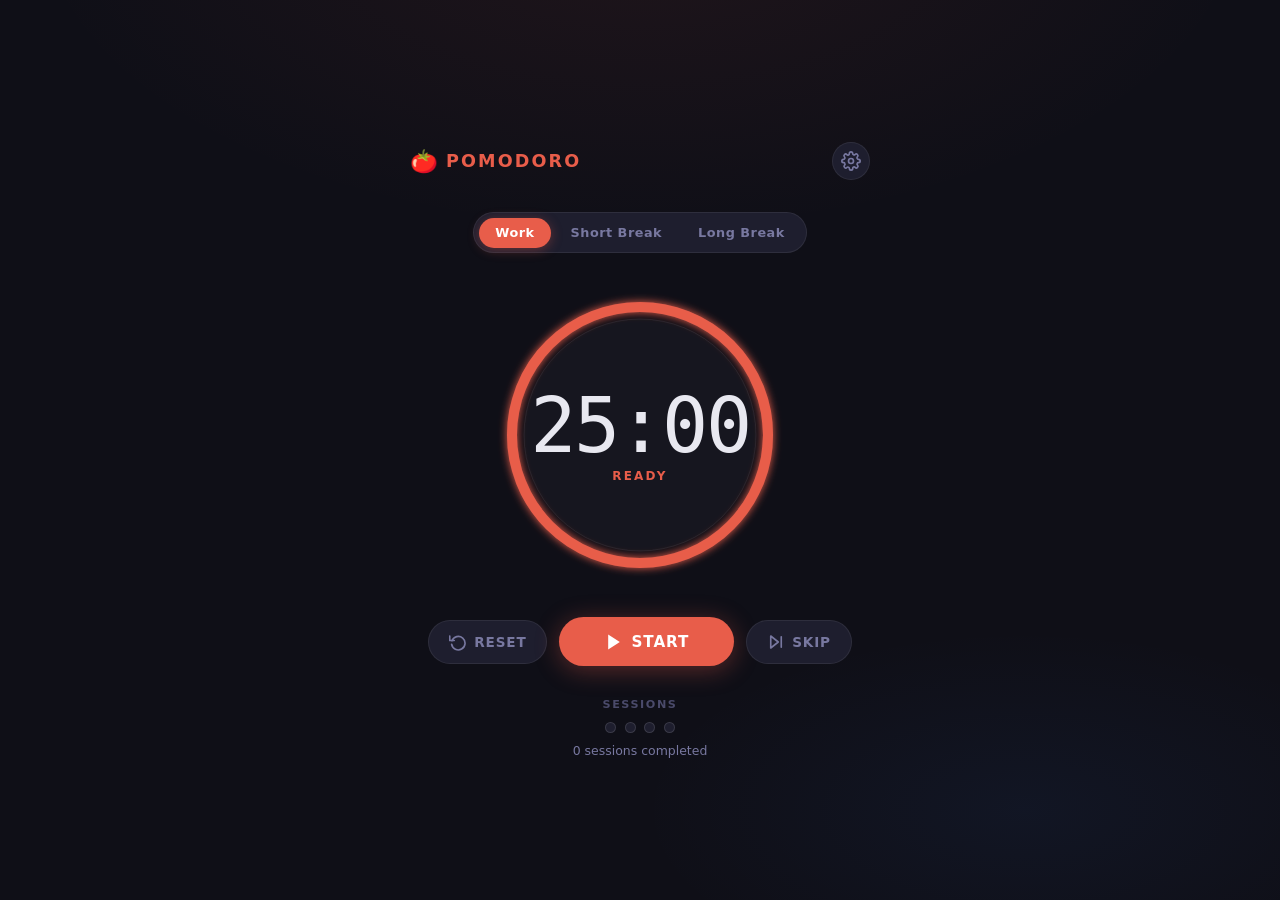
<file: index.html>
<!DOCTYPE html>
<html lang="en">
<head>
  <meta charset="UTF-8" />
  <meta name="viewport" content="width=device-width, initial-scale=1.0" />
  <title>Pomodoro Timer</title>
  <link rel="stylesheet" href="style.css" />
</head>
<body>

  <div class="app mode-work" id="app">

    <!-- Header -->
    <header class="header">
      <div class="header-logo">
        <span class="logo-icon">&#127813;</span>
        <span class="logo-text">Pomodoro</span>
      </div>
      <button class="icon-btn" id="settingsBtn" aria-label="Open settings" title="Settings">
        <svg xmlns="http://www.w3.org/2000/svg" width="20" height="20" viewBox="0 0 24 24" fill="none"
          stroke="currentColor" stroke-width="2" stroke-linecap="round" stroke-linejoin="round">
          <circle cx="12" cy="12" r="3"/>
          <path d="M19.4 15a1.65 1.65 0 0 0 .33 1.82l.06.06a2 2 0 0 1-2.83 2.83l-.06-.06
            a1.65 1.65 0 0 0-1.82-.33 1.65 1.65 0 0 0-1 1.51V21a2 2 0 0 1-4 0v-.09
            A1.65 1.65 0 0 0 9 19.4a1.65 1.65 0 0 0-1.82.33l-.06.06a2 2 0 0 1-2.83-2.83
            l.06-.06A1.65 1.65 0 0 0 4.68 15a1.65 1.65 0 0 0-1.51-1H3a2 2 0 0 1 0-4h.09
            A1.65 1.65 0 0 0 4.6 9a1.65 1.65 0 0 0-.33-1.82l-.06-.06a2 2 0 0 1 2.83-2.83
            l.06.06A1.65 1.65 0 0 0 9 4.68a1.65 1.65 0 0 0 1-1.51V3a2 2 0 0 1 4 0v.09
            a1.65 1.65 0 0 0 1 1.51 1.65 1.65 0 0 0 1.82-.33l.06-.06a2 2 0 0 1 2.83 2.83
            l-.06.06A1.65 1.65 0 0 0 19.4 9a1.65 1.65 0 0 0 1.51 1H21a2 2 0 0 1 0 4h-.09
            a1.65 1.65 0 0 0-1.51 1z"/>
        </svg>
      </button>
    </header>

    <!-- Mode tabs -->
    <nav class="mode-tabs" role="tablist" aria-label="Timer mode">
      <button class="mode-tab active" role="tab" aria-selected="true" data-mode="work">Work</button>
      <button class="mode-tab" role="tab" aria-selected="false" data-mode="shortBreak">Short Break</button>
      <button class="mode-tab" role="tab" aria-selected="false" data-mode="longBreak">Long Break</button>
    </nav>

    <!-- Progress ring + timer display -->
    <div class="timer-container" id="timerContainer">
      <svg class="progress-ring" viewBox="0 0 300 300" aria-hidden="true">
        <defs>
          <filter id="glow">
            <feGaussianBlur stdDeviation="4" result="blur"/>
            <feMerge>
              <feMergeNode in="blur"/>
              <feMergeNode in="SourceGraphic"/>
            </feMerge>
          </filter>
        </defs>
        <!-- Background track -->
        <circle class="ring-track" cx="150" cy="150" r="128"/>
        <!-- Inner shadow ring -->
        <circle class="ring-inner" cx="150" cy="150" r="116"/>
        <!-- Progress arc -->
        <circle class="ring-progress" cx="150" cy="150" r="128" id="progressCircle"/>
        <!-- Dot at tip of progress -->
        <circle class="ring-dot" cx="150" cy="22" r="6" id="progressDot"/>
      </svg>

      <div class="timer-display">
        <span class="time-value" id="timeDisplay" aria-live="polite" aria-atomic="true">25:00</span>
        <span class="time-status" id="timerStatus">Ready</span>
      </div>
    </div>

    <!-- Controls -->
    <div class="controls">
      <button class="btn btn-ghost" id="resetBtn" aria-label="Reset timer" title="Reset (R)">
        <svg xmlns="http://www.w3.org/2000/svg" width="18" height="18" viewBox="0 0 24 24" fill="none"
          stroke="currentColor" stroke-width="2.2" stroke-linecap="round" stroke-linejoin="round">
          <polyline points="1 4 1 10 7 10"/>
          <path d="M3.51 15a9 9 0 1 0 .49-4.69"/>
        </svg>
        Reset
      </button>

      <button class="btn btn-primary" id="startPauseBtn" aria-label="Start timer" title="Start/Pause (Space)">
        <svg class="btn-icon play-icon" xmlns="http://www.w3.org/2000/svg" width="20" height="20"
          viewBox="0 0 24 24" fill="currentColor">
          <polygon points="5 3 19 12 5 21 5 3"/>
        </svg>
        <svg class="btn-icon pause-icon hidden" xmlns="http://www.w3.org/2000/svg" width="20" height="20"
          viewBox="0 0 24 24" fill="currentColor">
          <rect x="6" y="4" width="4" height="16"/><rect x="14" y="4" width="4" height="16"/>
        </svg>
        <span class="btn-label">Start</span>
      </button>

      <button class="btn btn-ghost" id="skipBtn" aria-label="Skip to next session" title="Skip (S)">
        <svg xmlns="http://www.w3.org/2000/svg" width="18" height="18" viewBox="0 0 24 24" fill="none"
          stroke="currentColor" stroke-width="2.2" stroke-linecap="round" stroke-linejoin="round">
          <polygon points="5 4 15 12 5 20 5 4"/>
          <line x1="19" y1="5" x2="19" y2="19"/>
        </svg>
        Skip
      </button>
    </div>

    <!-- Session counter -->
    <section class="sessions" aria-label="Session progress">
      <p class="sessions-label">Sessions</p>
      <div class="sessions-dots" id="sessionsDots" aria-label="Session progress dots"></div>
      <p class="sessions-count" id="sessionsCount">0 completed</p>
    </section>

  </div><!-- /.app -->


  <!-- =================== SETTINGS PANEL =================== -->
  <div class="settings-overlay" id="settingsOverlay" role="dialog" aria-modal="true" aria-label="Settings">
    <div class="settings-panel">

      <div class="settings-header">
        <h2 class="settings-title">Settings</h2>
        <button class="icon-btn" id="closeSettingsBtn" aria-label="Close settings">
          <svg xmlns="http://www.w3.org/2000/svg" width="20" height="20" viewBox="0 0 24 24" fill="none"
            stroke="currentColor" stroke-width="2.5" stroke-linecap="round" stroke-linejoin="round">
            <line x1="18" y1="6" x2="6" y2="18"/><line x1="6" y1="6" x2="18" y2="18"/>
          </svg>
        </button>
      </div>

      <div class="settings-body">

        <!-- Duration group -->
        <fieldset class="settings-group">
          <legend class="settings-group-title">Time (minutes)</legend>

          <div class="settings-row">
            <label class="settings-row-label" for="workDuration">Work</label>
            <div class="number-input" role="group" aria-label="Work duration">
              <button class="num-btn" data-action="dec" data-target="workDuration" aria-label="Decrease">&#8722;</button>
              <input type="number" id="workDuration" value="25" min="1" max="60" aria-label="Work minutes" />
              <button class="num-btn" data-action="inc" data-target="workDuration" aria-label="Increase">&#43;</button>
            </div>
          </div>

          <div class="settings-row">
            <label class="settings-row-label" for="shortBreakDuration">Short Break</label>
            <div class="number-input" role="group" aria-label="Short break duration">
              <button class="num-btn" data-action="dec" data-target="shortBreakDuration" aria-label="Decrease">&#8722;</button>
              <input type="number" id="shortBreakDuration" value="5" min="1" max="30" aria-label="Short break minutes" />
              <button class="num-btn" data-action="inc" data-target="shortBreakDuration" aria-label="Increase">&#43;</button>
            </div>
          </div>

          <div class="settings-row">
            <label class="settings-row-label" for="longBreakDuration">Long Break</label>
            <div class="number-input" role="group" aria-label="Long break duration">
              <button class="num-btn" data-action="dec" data-target="longBreakDuration" aria-label="Decrease">&#8722;</button>
              <input type="number" id="longBreakDuration" value="15" min="1" max="60" aria-label="Long break minutes" />
              <button class="num-btn" data-action="inc" data-target="longBreakDuration" aria-label="Increase">&#43;</button>
            </div>
          </div>

          <div class="settings-row">
            <label class="settings-row-label" for="longBreakInterval">Long Break Every</label>
            <div class="number-input" role="group" aria-label="Long break interval">
              <button class="num-btn" data-action="dec" data-target="longBreakInterval" aria-label="Decrease">&#8722;</button>
              <input type="number" id="longBreakInterval" value="4" min="2" max="10" aria-label="Sessions before long break" />
              <button class="num-btn" data-action="inc" data-target="longBreakInterval" aria-label="Increase">&#43;</button>
            </div>
          </div>
        </fieldset>

        <!-- Preferences group -->
        <fieldset class="settings-group">
          <legend class="settings-group-title">Preferences</legend>

          <div class="settings-row">
            <label class="settings-row-label" for="autoStartBreaks">Auto-start Breaks</label>
            <label class="toggle" aria-label="Auto-start breaks">
              <input type="checkbox" id="autoStartBreaks" checked />
              <span class="toggle-track"><span class="toggle-thumb"></span></span>
            </label>
          </div>

          <div class="settings-row">
            <label class="settings-row-label" for="autoStartWork">Auto-start Work</label>
            <label class="toggle" aria-label="Auto-start work sessions">
              <input type="checkbox" id="autoStartWork" />
              <span class="toggle-track"><span class="toggle-thumb"></span></span>
            </label>
          </div>

          <div class="settings-row">
            <label class="settings-row-label" for="soundAlert">Sound Alert</label>
            <label class="toggle" aria-label="Sound alert on completion">
              <input type="checkbox" id="soundAlert" checked />
              <span class="toggle-track"><span class="toggle-thumb"></span></span>
            </label>
          </div>
        </fieldset>

      </div><!-- /.settings-body -->

      <div class="settings-footer">
        <button class="btn btn-primary btn-full" id="saveSettingsBtn">Save Changes</button>
      </div>

    </div><!-- /.settings-panel -->
  </div><!-- /.settings-overlay -->

  <script src="app.js"></script>
</body>
</html>
</file>
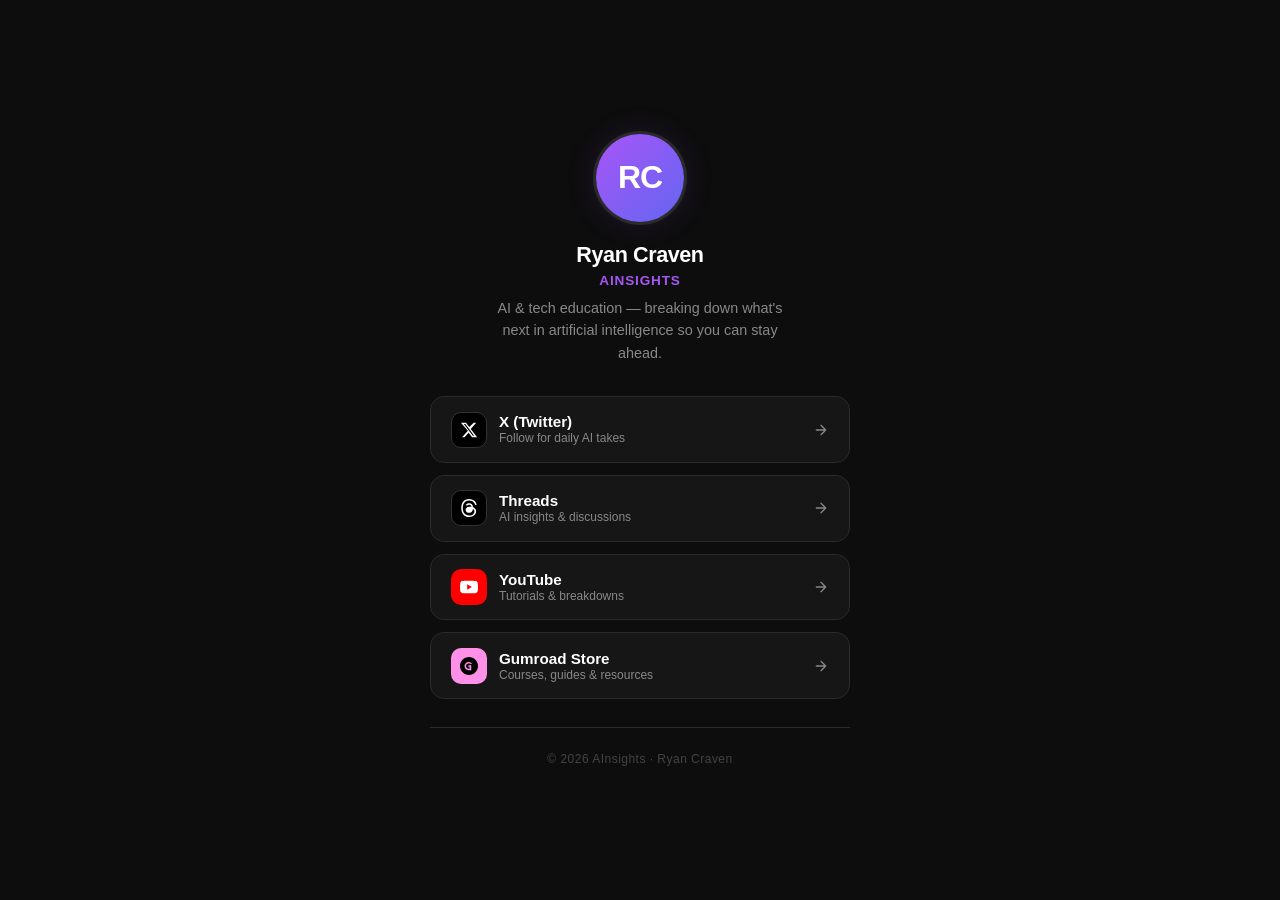
<file: link-in-bio.html>
<!DOCTYPE html>
<html lang="en">
<head>
  <meta charset="UTF-8" />
  <meta name="viewport" content="width=device-width, initial-scale=1.0" />
  <title>Ryan Craven — AInsights</title>
  <style>
    *, *::before, *::after {
      box-sizing: border-box;
      margin: 0;
      padding: 0;
    }

    :root {
      --bg: #0d0d0d;
      --surface: #161616;
      --border: #2a2a2a;
      --text: #ffffff;
      --muted: #888888;
      --accent: #a855f7;
      --accent-glow: rgba(168, 85, 247, 0.15);
    }

    body {
      background-color: var(--bg);
      color: var(--text);
      font-family: -apple-system, BlinkMacSystemFont, "Segoe UI", Roboto,
        "Helvetica Neue", Arial, sans-serif;
      min-height: 100vh;
      display: flex;
      flex-direction: column;
      align-items: center;
      justify-content: center;
      padding: 2rem 1rem;
    }

    .card {
      width: 100%;
      max-width: 420px;
      display: flex;
      flex-direction: column;
      align-items: center;
      gap: 0;
    }

    /* Avatar */
    .avatar {
      width: 88px;
      height: 88px;
      border-radius: 50%;
      background: linear-gradient(135deg, #a855f7 0%, #6366f1 100%);
      display: flex;
      align-items: center;
      justify-content: center;
      font-size: 2rem;
      font-weight: 700;
      color: #fff;
      letter-spacing: -1px;
      margin-bottom: 1.25rem;
      flex-shrink: 0;
      box-shadow: 0 0 0 3px var(--border), 0 0 32px var(--accent-glow);
    }

    /* Name & bio */
    .name {
      font-size: 1.35rem;
      font-weight: 700;
      letter-spacing: -0.02em;
      margin-bottom: 0.3rem;
    }

    .brand {
      font-size: 0.85rem;
      font-weight: 600;
      color: var(--accent);
      letter-spacing: 0.06em;
      text-transform: uppercase;
      margin-bottom: 0.6rem;
    }

    .bio {
      font-size: 0.9rem;
      color: var(--muted);
      text-align: center;
      line-height: 1.55;
      max-width: 300px;
      margin-bottom: 2rem;
    }

    /* Links */
    .links {
      width: 100%;
      display: flex;
      flex-direction: column;
      gap: 0.75rem;
    }

    .link-btn {
      display: flex;
      align-items: center;
      justify-content: space-between;
      gap: 0.75rem;
      width: 100%;
      padding: 0.9rem 1.25rem;
      background: var(--surface);
      border: 1px solid var(--border);
      border-radius: 14px;
      color: var(--text);
      text-decoration: none;
      font-size: 0.95rem;
      font-weight: 500;
      transition: background 0.18s, border-color 0.18s, transform 0.12s;
      cursor: pointer;
    }

    .link-btn:hover {
      background: #1f1f1f;
      border-color: #3a3a3a;
      transform: translateY(-1px);
    }

    .link-btn:active {
      transform: translateY(0);
    }

    .link-left {
      display: flex;
      align-items: center;
      gap: 0.75rem;
    }

    .icon-wrap {
      width: 36px;
      height: 36px;
      border-radius: 10px;
      display: flex;
      align-items: center;
      justify-content: center;
      flex-shrink: 0;
    }

    .icon-wrap svg {
      width: 18px;
      height: 18px;
      fill: currentColor;
    }

    /* Platform brand colours */
    .icon-x       { background: #000; color: #fff; border: 1px solid #333; }
    .icon-threads { background: #000; color: #fff; border: 1px solid #333; }
    .icon-youtube { background: #ff0000; color: #fff; }
    .icon-gumroad { background: #ff90e8; color: #000; }

    .link-label {
      display: flex;
      flex-direction: column;
      line-height: 1.2;
    }

    .link-label span:first-child {
      font-size: 0.95rem;
      font-weight: 600;
    }

    .link-label .sub {
      font-size: 0.75rem;
      color: var(--muted);
      font-weight: 400;
    }

    .arrow {
      color: var(--muted);
      flex-shrink: 0;
      transition: color 0.15s;
    }

    .link-btn:hover .arrow {
      color: var(--text);
    }

    /* Divider */
    .divider {
      width: 100%;
      height: 1px;
      background: var(--border);
      margin: 1.75rem 0 1.5rem;
    }

    /* Footer */
    .footer {
      font-size: 0.75rem;
      color: #444;
      letter-spacing: 0.04em;
    }
  </style>
</head>
<body>

  <div class="card">

    <div class="avatar">RC</div>

    <div class="name">Ryan Craven</div>
    <div class="brand">AInsights</div>
    <p class="bio">AI &amp; tech education — breaking down what's next in artificial intelligence so you can stay ahead.</p>

    <div class="links">

      <!-- X (Twitter) -->
      <a class="link-btn" href="https://x.com/" target="_blank" rel="noopener">
        <div class="link-left">
          <div class="icon-wrap icon-x">
            <!-- X logo -->
            <svg viewBox="0 0 24 24" xmlns="http://www.w3.org/2000/svg">
              <path d="M18.244 2.25h3.308l-7.227 8.26 8.502 11.24H16.17l-4.714-6.231-5.401 6.231H2.746l7.73-8.835L1.254 2.25H8.08l4.253 5.622L18.244 2.25zm-1.161 17.52h1.833L7.084 4.126H5.117L17.083 19.77z"/>
            </svg>
          </div>
          <div class="link-label">
            <span>X (Twitter)</span>
            <span class="sub">Follow for daily AI takes</span>
          </div>
        </div>
        <svg class="arrow" width="16" height="16" viewBox="0 0 24 24" fill="none" stroke="currentColor" stroke-width="2" stroke-linecap="round" stroke-linejoin="round">
          <path d="M5 12h14M12 5l7 7-7 7"/>
        </svg>
      </a>

      <!-- Threads -->
      <a class="link-btn" href="https://www.threads.net/" target="_blank" rel="noopener">
        <div class="link-left">
          <div class="icon-wrap icon-threads">
            <!-- Threads logo -->
            <svg viewBox="0 0 192 192" xmlns="http://www.w3.org/2000/svg">
              <path d="M141.537 88.988a66.667 66.667 0 0 0-2.518-1.143c-1.482-27.307-16.403-42.94-41.457-43.1h-.34c-14.986 0-27.449 6.396-35.12 18.036l13.779 9.452c5.73-8.695 14.724-10.548 21.348-10.548h.232c8.25.053 14.476 2.452 18.502 7.13 2.932 3.405 4.893 8.11 5.864 14.05-7.314-1.243-15.224-1.626-23.68-1.14-23.82 1.371-39.134 15.264-38.105 34.568.522 9.792 5.4 18.216 13.735 23.719 7.047 4.652 16.124 6.927 25.557 6.412 12.458-.683 22.231-5.436 29.049-14.127 5.178-6.6 8.453-15.153 9.899-25.93 5.937 3.583 10.337 8.298 12.767 13.966 4.132 9.635 4.373 25.468-8.546 38.376-11.319 11.308-24.925 16.2-45.488 16.351-22.809-.169-40.06-7.484-51.275-21.742C35.236 139.966 29.808 120.682 29.605 96c.203-24.682 5.63-43.966 16.133-57.317C56.954 24.425 74.204 17.11 97.013 16.94c22.975.17 40.526 7.52 52.171 21.847 5.71 7.026 10.015 15.86 12.853 26.162l16.147-4.308c-3.44-12.68-8.853-23.606-16.219-32.668C147.036 10.439 125.202.195 97.07 0h-.113C68.882.195 47.292 10.464 32.788 30.532 19.882 48.318 13.224 73.132 13.001 96v.027c.223 22.868 6.881 47.682 19.787 65.468 14.504 20.068 36.094 30.337 64.224 30.532h.113c25.315-.172 43.08-6.81 57.709-21.433 19.256-19.244 18.653-43.34 12.315-58.182-4.591-10.703-13.439-19.393-25.612-25.424z"/>
            </svg>
          </div>
          <div class="link-label">
            <span>Threads</span>
            <span class="sub">AI insights &amp; discussions</span>
          </div>
        </div>
        <svg class="arrow" width="16" height="16" viewBox="0 0 24 24" fill="none" stroke="currentColor" stroke-width="2" stroke-linecap="round" stroke-linejoin="round">
          <path d="M5 12h14M12 5l7 7-7 7"/>
        </svg>
      </a>

      <!-- YouTube -->
      <a class="link-btn" href="https://www.youtube.com/" target="_blank" rel="noopener">
        <div class="link-left">
          <div class="icon-wrap icon-youtube">
            <!-- YouTube logo -->
            <svg viewBox="0 0 24 24" xmlns="http://www.w3.org/2000/svg">
              <path d="M23.498 6.186a3.016 3.016 0 0 0-2.122-2.136C19.505 3.545 12 3.545 12 3.545s-7.505 0-9.377.505A3.017 3.017 0 0 0 .502 6.186C0 8.07 0 12 0 12s0 3.93.502 5.814a3.016 3.016 0 0 0 2.122 2.136c1.871.505 9.376.505 9.376.505s7.505 0 9.377-.505a3.015 3.015 0 0 0 2.122-2.136C24 15.93 24 12 24 12s0-3.93-.502-5.814zM9.545 15.568V8.432L15.818 12l-6.273 3.568z"/>
            </svg>
          </div>
          <div class="link-label">
            <span>YouTube</span>
            <span class="sub">Tutorials &amp; breakdowns</span>
          </div>
        </div>
        <svg class="arrow" width="16" height="16" viewBox="0 0 24 24" fill="none" stroke="currentColor" stroke-width="2" stroke-linecap="round" stroke-linejoin="round">
          <path d="M5 12h14M12 5l7 7-7 7"/>
        </svg>
      </a>

      <!-- Gumroad -->
      <a class="link-btn" href="https://gumroad.com/" target="_blank" rel="noopener">
        <div class="link-left">
          <div class="icon-wrap icon-gumroad">
            <!-- Gumroad "G" wordmark approximation -->
            <svg viewBox="0 0 24 24" xmlns="http://www.w3.org/2000/svg">
              <path d="M12 0C5.373 0 0 5.373 0 12s5.373 12 12 12 12-5.373 12-12S18.627 0 12 0zm.75 17.5H11.5C8.462 17.5 6 15.038 6 12s2.462-5.5 5.5-5.5c1.8 0 3.394.868 4.394 2.2l-1.55 1.133A3.496 3.496 0 0 0 11.5 8.5C9.567 8.5 8 10.067 8 12s1.567 3.5 3.5 3.5h1.25V13H11v-2h4v6.5h-2.25z"/>
            </svg>
          </div>
          <div class="link-label">
            <span>Gumroad Store</span>
            <span class="sub">Courses, guides &amp; resources</span>
          </div>
        </div>
        <svg class="arrow" width="16" height="16" viewBox="0 0 24 24" fill="none" stroke="currentColor" stroke-width="2" stroke-linecap="round" stroke-linejoin="round">
          <path d="M5 12h14M12 5l7 7-7 7"/>
        </svg>
      </a>

    </div>

    <div class="divider"></div>
    <div class="footer">© 2026 AInsights · Ryan Craven</div>

  </div>

</body>
</html>
</file>
<file: style.css>
/* ================================================================
   POMODORO TIMER — STYLES
   Dark theme · Mode-aware colors · SVG progress ring
   ================================================================ */

/* ── Reset & base ─────────────────────────────────────────────── */
*, *::before, *::after { box-sizing: border-box; margin: 0; padding: 0; }

/* ── Design tokens ────────────────────────────────────────────── */
:root {
  /* Background */
  --bg-page:       #0f0f17;
  --bg-surface:    #16161f;
  --bg-elevated:   #1e1e2e;
  --bg-overlay:    rgba(0, 0, 0, 0.75);

  /* Text */
  --text-primary:   #e8e8f0;
  --text-secondary: #7878a0;
  --text-muted:     #4a4a6a;

  /* Borders */
  --border-subtle:  rgba(255, 255, 255, 0.07);
  --border-mid:     rgba(255, 255, 255, 0.12);

  /* Mode palettes */
  --work-main:      #e85d4a;
  --work-light:     #ff7a65;
  --work-dim:       rgba(232, 93, 74, 0.18);
  --work-glow:      rgba(232, 93, 74, 0.35);

  --short-main:     #2ecc71;
  --short-light:    #4ddb89;
  --short-dim:      rgba(46, 204, 113, 0.18);
  --short-glow:     rgba(46, 204, 113, 0.35);

  --long-main:      #3b82f6;
  --long-light:     #60a5fa;
  --long-dim:       rgba(59, 130, 246, 0.18);
  --long-glow:      rgba(59, 130, 246, 0.35);

  /* Active mode tokens (overridden per mode class) */
  --mode-main:      var(--work-main);
  --mode-light:     var(--work-light);
  --mode-dim:       var(--work-dim);
  --mode-glow:      var(--work-glow);

  /* Typography */
  --font-mono: 'SF Mono', 'Fira Code', 'Cascadia Code', ui-monospace, monospace;
  --font-sans: 'Inter', system-ui, -apple-system, sans-serif;

  /* Transitions */
  --t-fast:   0.15s ease;
  --t-normal: 0.3s ease;
  --t-slow:   0.5s ease;
}

/* ── Mode overrides ───────────────────────────────────────────── */
.mode-work       { --mode-main: var(--work-main);  --mode-light: var(--work-light);  --mode-dim: var(--work-dim);  --mode-glow: var(--work-glow);  }
.mode-shortBreak { --mode-main: var(--short-main); --mode-light: var(--short-light); --mode-dim: var(--short-dim); --mode-glow: var(--short-glow); }
.mode-longBreak  { --mode-main: var(--long-main);  --mode-light: var(--long-light);  --mode-dim: var(--long-dim);  --mode-glow: var(--long-glow);  }

/* ── Page ─────────────────────────────────────────────────────── */
html { height: 100%; }

body {
  font-family: var(--font-sans);
  background: var(--bg-page);
  background-image:
    radial-gradient(ellipse 80% 60% at 50% -10%, rgba(232, 93, 74, 0.08) 0%, transparent 60%),
    radial-gradient(ellipse 60% 40% at 80% 90%, rgba(59, 130, 246, 0.06) 0%, transparent 50%);
  color: var(--text-primary);
  min-height: 100vh;
  display: flex;
  align-items: center;
  justify-content: center;
  padding: 1.5rem;
}

/* ── App container ────────────────────────────────────────────── */
.app {
  width: 100%;
  max-width: 460px;
  display: flex;
  flex-direction: column;
  align-items: center;
  gap: 2rem;
  transition: --mode-main var(--t-slow);
}

/* ── Header ───────────────────────────────────────────────────── */
.header {
  width: 100%;
  display: flex;
  align-items: center;
  justify-content: space-between;
}

.header-logo {
  display: flex;
  align-items: center;
  gap: 0.5rem;
}

.logo-icon { font-size: 1.4rem; }

.logo-text {
  font-size: 1.1rem;
  font-weight: 700;
  letter-spacing: 0.12em;
  text-transform: uppercase;
  color: var(--mode-main);
  transition: color var(--t-slow);
}

/* ── Icon button ──────────────────────────────────────────────── */
.icon-btn {
  display: flex;
  align-items: center;
  justify-content: center;
  width: 2.4rem;
  height: 2.4rem;
  border-radius: 50%;
  border: 1px solid var(--border-subtle);
  background: var(--bg-elevated);
  color: var(--text-secondary);
  cursor: pointer;
  transition: background var(--t-fast), color var(--t-fast), border-color var(--t-fast);
}
.icon-btn:hover { background: var(--bg-elevated); color: var(--text-primary); border-color: var(--border-mid); }
.icon-btn:focus-visible { outline: 2px solid var(--mode-main); outline-offset: 2px; }

/* ── Mode tabs ────────────────────────────────────────────────── */
.mode-tabs {
  display: flex;
  gap: 0.25rem;
  padding: 0.3rem;
  background: var(--bg-elevated);
  border: 1px solid var(--border-subtle);
  border-radius: 100px;
}

.mode-tab {
  padding: 0.45rem 1rem;
  border: none;
  border-radius: 100px;
  font-family: var(--font-sans);
  font-size: 0.8rem;
  font-weight: 600;
  letter-spacing: 0.04em;
  color: var(--text-secondary);
  background: transparent;
  cursor: pointer;
  transition: background var(--t-fast), color var(--t-fast), box-shadow var(--t-fast);
  white-space: nowrap;
}
.mode-tab:hover:not(.active) { color: var(--text-primary); }
.mode-tab.active {
  background: var(--mode-main);
  color: #fff;
  box-shadow: 0 2px 12px var(--mode-glow);
}
.mode-tab:focus-visible { outline: 2px solid var(--mode-main); outline-offset: 2px; }

/* ── Timer ring ───────────────────────────────────────────────── */
.timer-container {
  position: relative;
  width: 300px;
  height: 300px;
  display: flex;
  align-items: center;
  justify-content: center;
}

.progress-ring {
  position: absolute;
  inset: 0;
  width: 100%;
  height: 100%;
  transform: rotate(-90deg);
  overflow: visible;
}

/* Track (background ring) */
.ring-track {
  fill: none;
  stroke: var(--bg-elevated);
  stroke-width: 10;
}

/* Inner decorative ring */
.ring-inner {
  fill: var(--bg-surface);
  stroke: var(--border-subtle);
  stroke-width: 1;
}

/* Animated progress arc */
.ring-progress {
  fill: none;
  stroke: var(--mode-main);
  stroke-width: 10;
  stroke-linecap: round;
  /* dasharray and dashoffset set by JS */
  filter: url(#glow);
  transition: stroke var(--t-slow);
}

/* Dot at the leading edge of the arc */
.ring-dot {
  fill: var(--mode-light);
  filter: url(#glow);
  transition: fill var(--t-slow);
}

/* Timer text overlay */
.timer-display {
  position: relative;
  z-index: 1;
  display: flex;
  flex-direction: column;
  align-items: center;
  gap: 0.3rem;
  user-select: none;
  pointer-events: none;
}

.time-value {
  font-family: var(--font-mono);
  font-size: 4.8rem;
  font-weight: 300;
  letter-spacing: -0.03em;
  line-height: 1;
  color: var(--text-primary);
}

.time-status {
  font-size: 0.75rem;
  font-weight: 600;
  letter-spacing: 0.18em;
  text-transform: uppercase;
  color: var(--mode-main);
  transition: color var(--t-slow);
}

/* Alert pulse animation */
@keyframes ring-pulse {
  0%, 100% { transform: scale(1); }
  30%       { transform: scale(1.025); }
  60%       { transform: scale(0.99); }
}
.timer-container.alerting { animation: ring-pulse 0.6s ease 2; }

/* ── Controls ─────────────────────────────────────────────────── */
.controls {
  display: flex;
  align-items: center;
  gap: 0.75rem;
}

/* ── Buttons ──────────────────────────────────────────────────── */
.btn {
  display: inline-flex;
  align-items: center;
  gap: 0.45rem;
  border: none;
  border-radius: 100px;
  font-family: var(--font-sans);
  font-weight: 700;
  font-size: 0.85rem;
  letter-spacing: 0.06em;
  text-transform: uppercase;
  cursor: pointer;
  transition: background var(--t-fast), color var(--t-fast), transform 0.1s, box-shadow var(--t-slow);
}
.btn:focus-visible { outline: 2px solid var(--mode-main); outline-offset: 3px; }
.btn:active { transform: scale(0.97); }

/* Primary */
.btn-primary {
  padding: 0.9rem 2.8rem;
  font-size: 0.95rem;
  background: var(--mode-main);
  color: #fff;
  box-shadow: 0 4px 24px var(--mode-glow);
  transition: background var(--t-slow), box-shadow var(--t-slow), transform 0.1s;
}
.btn-primary:hover { filter: brightness(1.1); }

/* Ghost */
.btn-ghost {
  padding: 0.75rem 1.25rem;
  background: var(--bg-elevated);
  color: var(--text-secondary);
  border: 1px solid var(--border-subtle);
}
.btn-ghost:hover { color: var(--text-primary); border-color: var(--border-mid); background: rgba(255,255,255,0.05); }

/* Full-width variant */
.btn-full { width: 100%; justify-content: center; }

/* Icon visibility helpers */
.hidden { display: none !important; }

/* ── Session counter ──────────────────────────────────────────── */
.sessions {
  display: flex;
  flex-direction: column;
  align-items: center;
  gap: 0.65rem;
}

.sessions-label {
  font-size: 0.7rem;
  font-weight: 600;
  letter-spacing: 0.14em;
  text-transform: uppercase;
  color: var(--text-muted);
}

.sessions-dots {
  display: flex;
  gap: 0.55rem;
  flex-wrap: wrap;
  justify-content: center;
}

.session-dot {
  width: 11px;
  height: 11px;
  border-radius: 50%;
  background: var(--bg-elevated);
  border: 1px solid var(--border-mid);
  transition: background var(--t-normal), box-shadow var(--t-normal), transform var(--t-fast);
}
.session-dot.completed {
  background: var(--mode-main);
  border-color: var(--mode-main);
  box-shadow: 0 0 8px var(--mode-glow);
}
.session-dot.active {
  background: var(--mode-dim);
  border-color: var(--mode-main);
  transform: scale(1.25);
}

.sessions-count {
  font-size: 0.78rem;
  color: var(--text-secondary);
}

/* ── Settings overlay ─────────────────────────────────────────── */
.settings-overlay {
  position: fixed;
  inset: 0;
  background: var(--bg-overlay);
  backdrop-filter: blur(8px);
  -webkit-backdrop-filter: blur(8px);
  display: flex;
  align-items: center;
  justify-content: center;
  padding: 1rem;
  z-index: 200;
  opacity: 0;
  pointer-events: none;
  transition: opacity var(--t-normal);
}
.settings-overlay.open {
  opacity: 1;
  pointer-events: all;
}
.settings-overlay.open .settings-panel {
  transform: translateY(0) scale(1);
}

.settings-panel {
  background: var(--bg-elevated);
  border: 1px solid var(--border-mid);
  border-radius: 1.25rem;
  width: 100%;
  max-width: 400px;
  max-height: 90vh;
  overflow-y: auto;
  transform: translateY(16px) scale(0.97);
  transition: transform var(--t-normal);
  scrollbar-width: thin;
  scrollbar-color: var(--border-mid) transparent;
}
.settings-panel::-webkit-scrollbar { width: 4px; }
.settings-panel::-webkit-scrollbar-thumb { background: var(--border-mid); border-radius: 4px; }

/* Settings header */
.settings-header {
  display: flex;
  align-items: center;
  justify-content: space-between;
  padding: 1.25rem 1.5rem;
  border-bottom: 1px solid var(--border-subtle);
  position: sticky;
  top: 0;
  background: var(--bg-elevated);
  z-index: 1;
}
.settings-title {
  font-size: 1rem;
  font-weight: 700;
  letter-spacing: 0.04em;
}

/* Settings body */
.settings-body {
  padding: 1.5rem;
  display: flex;
  flex-direction: column;
  gap: 2rem;
}

.settings-group {
  border: none;
  padding: 0;
  display: flex;
  flex-direction: column;
  gap: 0;
}

.settings-group-title {
  font-size: 0.68rem;
  font-weight: 700;
  letter-spacing: 0.14em;
  text-transform: uppercase;
  color: var(--mode-main);
  transition: color var(--t-slow);
  margin-bottom: 1rem;
  padding: 0;
}

.settings-row {
  display: flex;
  align-items: center;
  justify-content: space-between;
  padding: 0.55rem 0;
  border-bottom: 1px solid var(--border-subtle);
}
.settings-row:last-child { border-bottom: none; }

.settings-row-label {
  font-size: 0.88rem;
  color: var(--text-primary);
  cursor: default;
}

/* Number input */
.number-input {
  display: flex;
  align-items: center;
  background: var(--bg-surface);
  border: 1px solid var(--border-mid);
  border-radius: 0.6rem;
  overflow: hidden;
}

.num-btn {
  width: 2rem;
  height: 2rem;
  background: none;
  border: none;
  color: var(--text-secondary);
  font-size: 1.1rem;
  font-weight: 700;
  cursor: pointer;
  display: flex;
  align-items: center;
  justify-content: center;
  transition: background var(--t-fast), color var(--t-fast);
  flex-shrink: 0;
}
.num-btn:hover { background: rgba(255,255,255,0.08); color: var(--text-primary); }

.number-input input {
  width: 2.8rem;
  background: none;
  border: none;
  color: var(--text-primary);
  text-align: center;
  font-family: var(--font-mono);
  font-size: 0.88rem;
  font-weight: 600;
  outline: none;
  -moz-appearance: textfield;
}
.number-input input::-webkit-outer-spin-button,
.number-input input::-webkit-inner-spin-button { -webkit-appearance: none; }

/* Toggle switch */
.toggle {
  position: relative;
  display: inline-flex;
  cursor: pointer;
  flex-shrink: 0;
}
.toggle input { position: absolute; opacity: 0; width: 0; height: 0; }

.toggle-track {
  display: inline-flex;
  align-items: center;
  width: 42px;
  height: 24px;
  background: var(--bg-surface);
  border: 1px solid var(--border-mid);
  border-radius: 100px;
  padding: 2px;
  transition: background var(--t-normal), border-color var(--t-normal);
}
.toggle input:checked ~ .toggle-track {
  background: var(--mode-main);
  border-color: var(--mode-main);
}
.toggle-thumb {
  width: 18px;
  height: 18px;
  background: var(--text-secondary);
  border-radius: 50%;
  transition: transform var(--t-normal), background var(--t-normal);
}
.toggle input:checked ~ .toggle-track .toggle-thumb {
  transform: translateX(18px);
  background: #fff;
}
.toggle:focus-within .toggle-track { outline: 2px solid var(--mode-main); outline-offset: 2px; }

/* Settings footer */
.settings-footer {
  padding: 1.25rem 1.5rem;
  border-top: 1px solid var(--border-subtle);
}

/* ── Responsive ───────────────────────────────────────────────── */
@media (max-width: 380px) {
  body { padding: 1rem; }
  .app { gap: 1.5rem; }
  .timer-container { width: 260px; height: 260px; }
  .time-value { font-size: 4rem; }
  .btn-primary { padding: 0.8rem 2rem; }
  .mode-tab { padding: 0.4rem 0.75rem; font-size: 0.75rem; }
}
</file>
